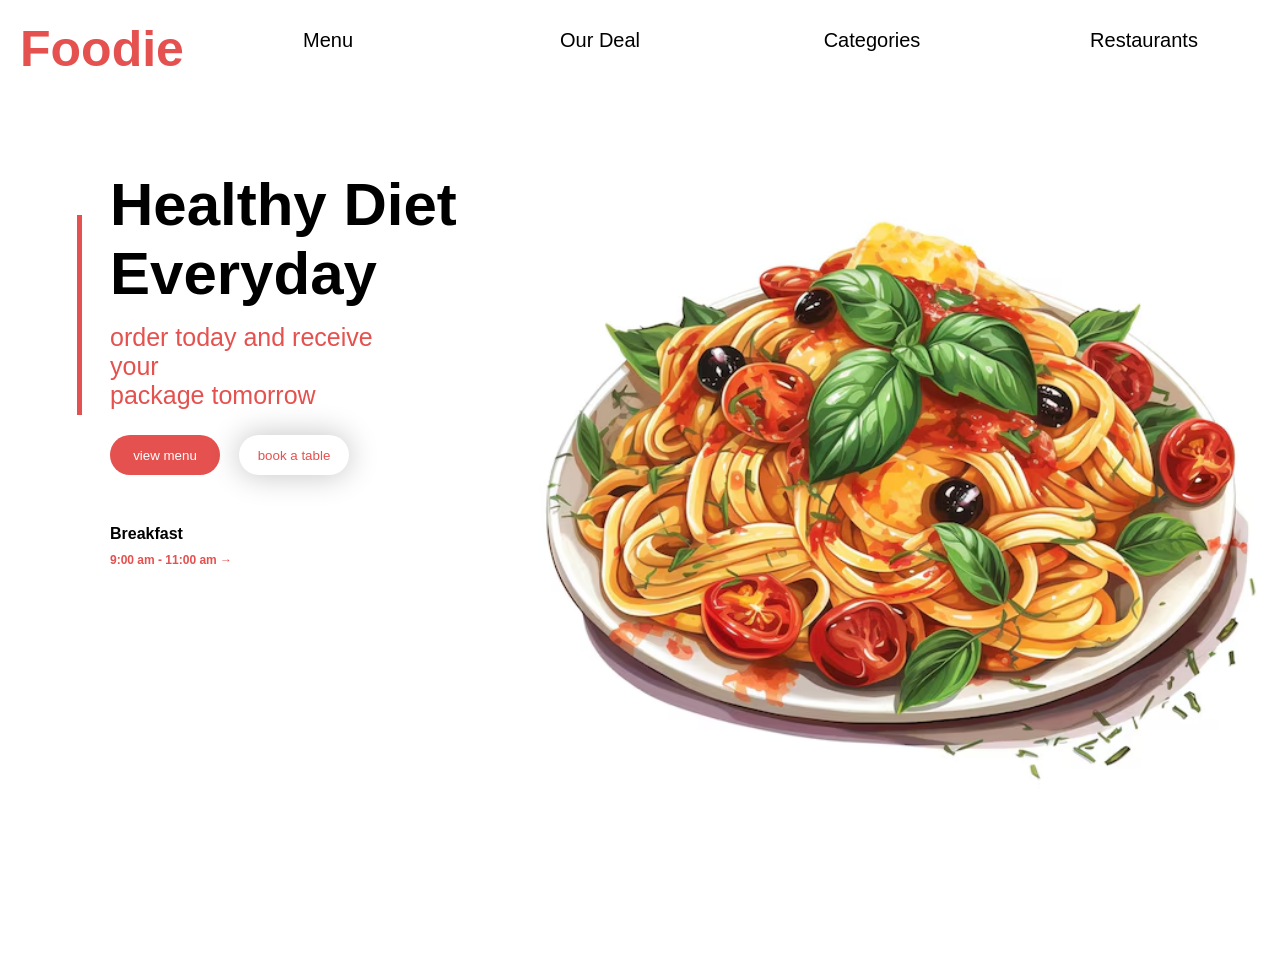
<file: FOODIE-WEBSITE/Files/index.html>
<!DOCTYPE html>
<html lang="en">
<head>
    <meta charset="UTF-8">
    <meta name="viewport" content="width=device-width, initial-scale=1.0">
    <link rel="stylesheet" href="style.css">
    <title>MiniProject</title>
</head>
<body>
    <!-- start menu  -->
    <nav class="menu">
        <h3>Foodie</h3>
        <ul>
            <li><a href="">Menu</a>
                <ul>
                    <li><a href="">Hamburger</a></li>
                    <li><a href="">pizza</a></li>
                    <li><a href="">pasta</a></li>
                    <li><a href="">sandwich</a></li>
                </ul>
            </li>
            <li><a href="">Our Deal</a></li>
            <li><a href="">Categories</a></li>
            <li><a href="">Restaurants</a></li>
        </ul>
    </nav>
    <!-- end menu  -->
     <!-- start main -->
      <main class="main">
        <div>
            <h1>Healthy Diet <br>  Everyday</h1>
           
            <p>order today and receive your <br> package tomorrow</p>
            
            <input type="submit" name="" id="" value="view menu">
            <input type="submit" value="book a table">
            <h3>Breakfast</h3>
            <h5>9:00 am - 11:00 am →</h5>
        </div>
        <figure><img src="pasta2.avif" alt=""></figure>
      </main>
      <!-- wnd main  -->
      
    
</body>
</html>
</file>
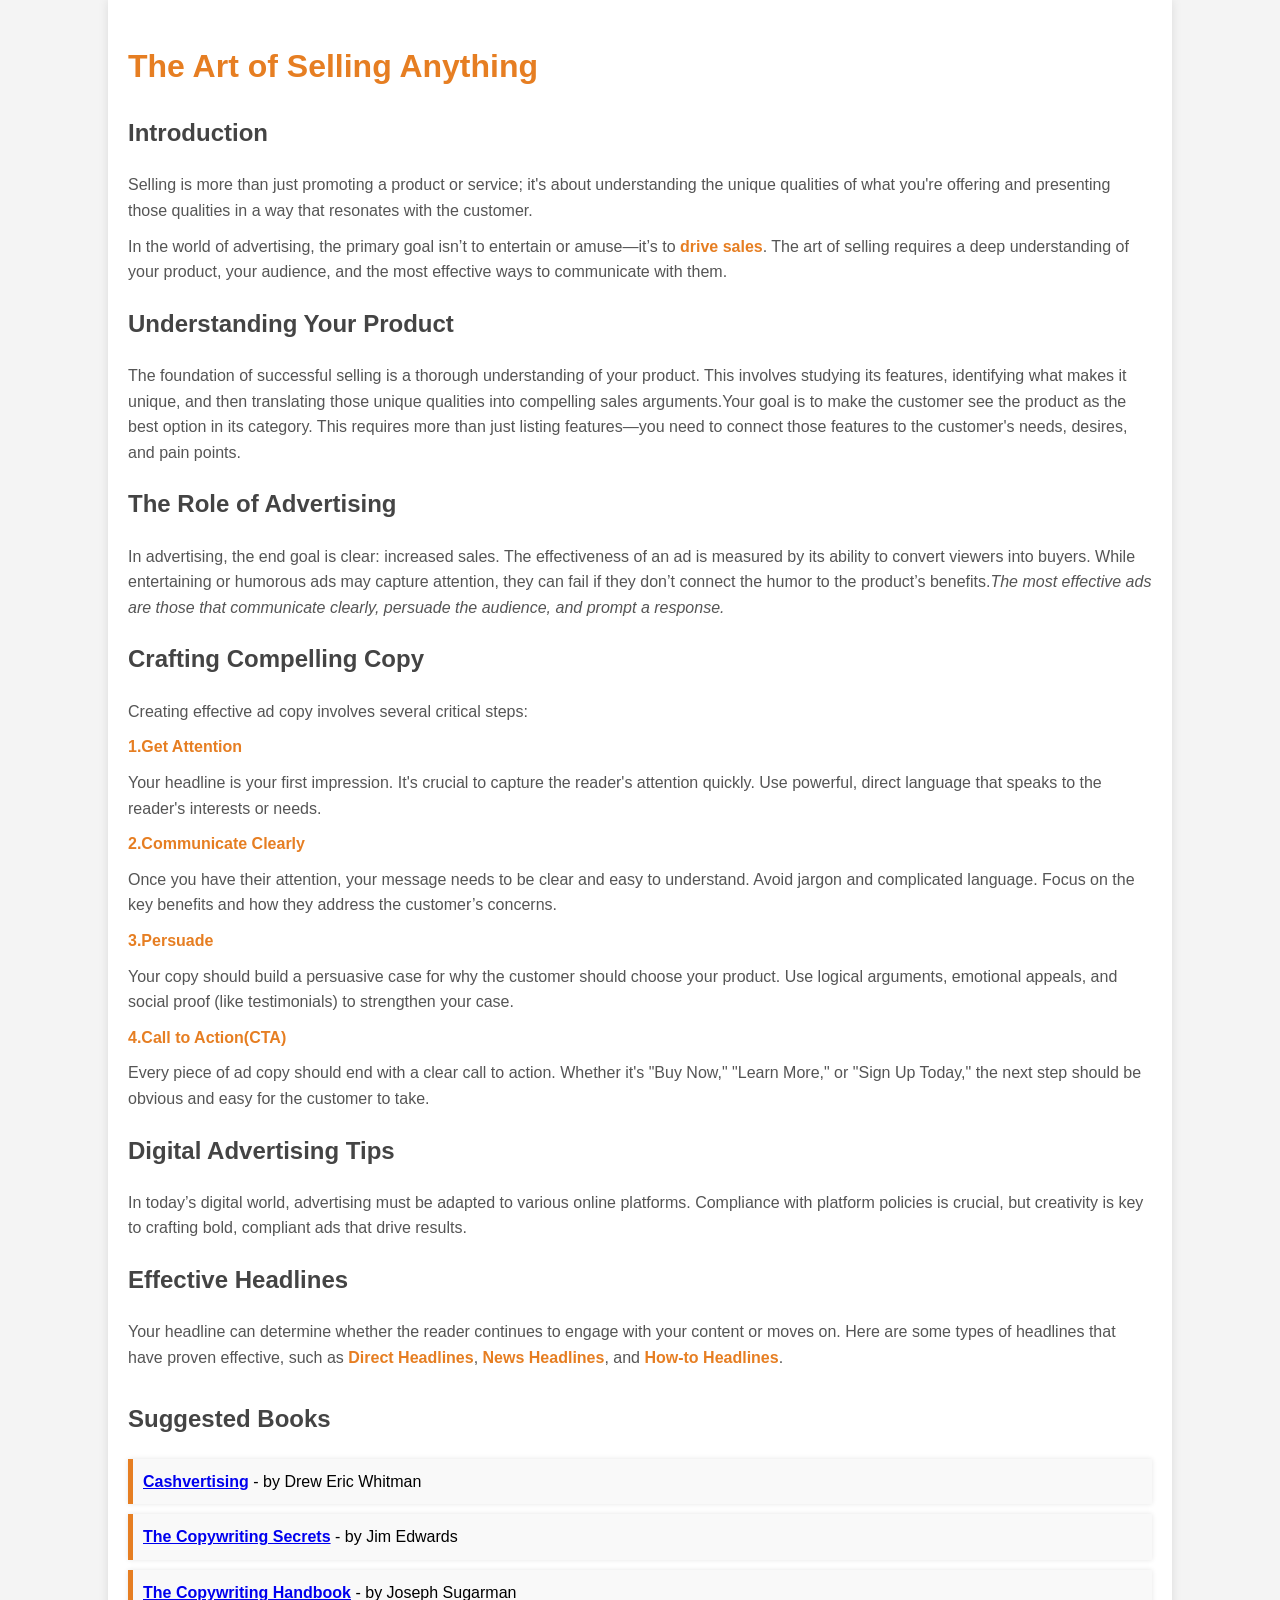
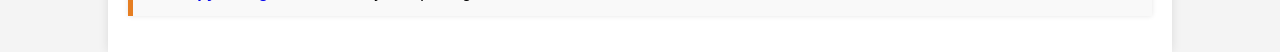
<file: SALES-WEBPAGE/HTMLproject.htm>
<!DOCTYPE html>
<html lang="en">
<head>
    <meta charset="UTF-8">
    <meta name="viewport" content="width=device-width, initial-scale=1.0">
    <title>The Art of Selling </title>
    <style>
        body {
            font-family: Arial, sans-serif;
            line-height: 1.6;
            margin: 0;
            padding: 0;
            background-color: #f4f4f4;
        }
        .container {
            width: 80%;
            margin: auto;
            overflow: hidden;
            padding: 20px;
            background-color: #fff;
            box-shadow: 0px 0px 10px rgba(0,0,0,0.1);
        }
        h1 {
            color: #333;
        }
        h2 {
            color: #444;
            margin-top: 20px;
        }
        
        p {
            color: #555;
            margin: 10px 0;
        }
        .highlight {
            color: #e67e22;
            font-weight: bold;
        }
        .suggested-books {
            margin-top: 30px;
        }
        .suggested-books h2 {
            margin-bottom: 20px;
        }
        .book-list {
            list-style-type: none;
            padding: 0;
        }
        .book-list li {
            background: #f9f9f9;
            margin-bottom: 10px;
            padding: 10px;
            border-left: 5px solid #e67e22;
            box-shadow: 0px 0px 5px rgba(0,0,0,0.1);
        }
        .book-title {
            font-weight: bold;
            color: #333;
        }
    </style>
</head>
<body>

<div class="container">
    <h1><span class="highlight">The Art of Selling Anything</span></h1>
    <h2 class=>Introduction</h2>
        
    
    <p>Selling is more than just promoting a product or service; it's about understanding the unique qualities of what you're offering and presenting those qualities in a way that resonates with the customer.</p>
    <p>In the world of advertising, the primary goal isn’t to entertain or amuse—it’s to <span class="highlight">drive sales</span>. The art of selling requires a deep understanding of your product, your audience, and the most effective ways to communicate with them.</p>

    <h2>Understanding Your Product</h2>
    <p>The foundation of successful selling is a thorough understanding of your product. This involves studying its features, identifying what makes it unique, and then translating those unique qualities into compelling sales arguments.Your goal is to make the customer see the product as the best option in its category. This requires more than just listing features—you need to connect those features to the customer's needs, desires, and pain points.</p>

    <h2>The Role of Advertising</h2>
    <p>In advertising, the end goal is clear: increased sales. The effectiveness of an ad is measured by its ability to convert viewers into buyers. While entertaining or humorous ads may capture attention, they can fail if they don’t connect the humor to the product’s benefits.<i>The most effective ads are those that communicate clearly, persuade the audience, and prompt a response.</i></p>

    <h2>Crafting Compelling Copy</h2>
     <p>Creating effective ad copy involves several critical steps: <p><span class="highlight">1.Get Attention</span></p><p>Your headline is your first impression. It's crucial to capture the reader's attention quickly. Use powerful, direct language that speaks to the reader's interests or needs.</p>
     <p><span class="highlight">2.Communicate Clearly</span></p><p>Once you have their attention, your message needs to be clear and easy to understand. Avoid jargon and complicated language. Focus on the key benefits and how they address the customer’s concerns.</p> 
     <p><span class="highlight">3.Persuade</span></p><p>Your copy should build a persuasive case for why the customer should choose your product. Use logical arguments, emotional appeals, and social proof (like testimonials) to strengthen your case.</p>
     <p><span class="highlight">4.Call to Action(CTA)</span></p><p>Every piece of ad copy should end with a clear call to action. Whether it's "Buy Now," "Learn More," or "Sign Up Today," the next step should be obvious and easy for the customer to take.</p>
     </p>
    <h2>Digital Advertising Tips</h2>
    <p>In today’s digital world, advertising must be adapted to various online platforms. Compliance with platform policies is crucial, but creativity is key to crafting bold, compliant ads that drive results.</p>

    <h2>Effective Headlines</h2>
    <p>Your headline can determine whether the reader continues to engage with your content or moves on. Here are some types of headlines that have proven effective, such as <span class="highlight">Direct Headlines</span>, <span class="highlight">News Headlines</span>, and <span class="highlight">How-to Headlines</span>.</p>

    <div class="suggested-books">
        <h2>Suggested Books</h2>
        <ul class="book-list">
            <li>
                <span class="book-title">
                    <a href="https://www.amazon.com/s?k=cashvertising&i=stripbooks-intl-ship&crid=1G9MW9FGK17PQ&sprefix=cashverti%2Cstripbooks-intl-ship%2C439&ref=nb_sb_ss_pltr-xclick_1_9" target="_blank">Cashvertising</a>
                </span> - by Drew Eric Whitman
            </li>
            <li>
                <span class="book-title">
                    <a href="https://www.amazon.com/Copywriting-Secrets-Everyone-Clicks-Profits/dp/1640854622/ref=sr_1_1?crid=VB3VTREK72B0&dib=eyJ2IjoiMSJ9.[base64].00Wg6djBJp4QGrCN9hoGphwUeaONRcQbRjLj6afcK4I&dib_tag=se&keywords=copywriting+secrets&qid=1723524930&s=books&sprefix=copywriting+se%2Cstripbooks-intl-ship%2C420&sr=1-1" target="_blank">The Copywriting Secrets</a>
                </span> - by Jim Edwards
            </li>
            <li>
                <span class="book-title">
                    <a href="https://www.amazon.com/Copywriters-Handbook-Step-Step-Writing/dp/1250238013/ref=sr_1_1?crid=3CRS7MD07EC5H&dib=eyJ2IjoiMSJ9.[base64].u6QuiJfALcoH2VKflW9rJZigiaN2JLJ2s1G708lSAAQ&dib_tag=se&keywords=copywriting+handbook&qid=1723525015&s=books&sprefix=copywr%2Cstripbooks-intl-ship%2C579&sr=1-1" target="_blank">The Copywriting Handbook</a>
                </span> - by Joseph Sugarman
            </li>
        </ul>
    </div>
</div>

</body>
</html>
</file>
<file: FOODIE-WEBSITE/Files/style.css>
* {
    margin: 0;
    padding: 0;
    box-sizing: border-box;
}

.menu {
    width: 100%;
    height: 80px;
    display: flex;

    > h3 {
        width: 15%;
        padding: 20px;
        color: #e4514e;
        font-size: 50px;
        font-family: Arial, "Helvetica Neue", Helvetica, sans-serif;
        transition: 0.6s;

        &:hover {
            font-size: 55px;
            letter-spacing: 3px;
        }
    }

    > ul {
        width: 85%;
        list-style: none;
        display: flex;
        justify-content: center;
        align-items: center;

        > li {
            width: 100%;
            height: 100%;
            position: relative;

            &:hover > ul {
                height: 60px;
                opacity: 1;
            }

            > ul {
                width: 200px;
                height: 0;
                opacity: 0;
                transition: 0.5s;
                position: absolute;
                z-index: 1;

                > li {
                    width: 100%;
                    height: 100%;
                    list-style: none;
                    border-bottom: 1px solid wheat;

                    > a {
                        width: 100%;
                        height: 100%;
                        text-decoration: none;
                        color: #000;
                        background-color: #e4504e;
                        font-size: 20px;
                        font-family: Arial, "Helvetica Neue", Helvetica, sans-serif;
                        display: flex;
                        justify-content: center;
                        align-items: center;

                        &:hover {
                            font-size: 25px;
                            background-color: #000000df;
                            color: #e4514e;
                            border-radius: 20px;
                        }
                    }
                }
            }

            > a {
                display: flex;
                justify-content: center;
                align-items: center;
                width: 100%;
                height: 100%;
                text-decoration: none;
                font-family: Arial, "Helvetica Neue", Helvetica, sans-serif;
                color: black;
                font-size: 20px;
                transition: 0.5s;

                &:hover {
                    font-size: 25px;
                    background-color: #0000000a;
                }
            }
        }
    }
}

.main {
    width: 100%;
    height: 100vh;
    display: flex;

    > div {
        width: 40%;
        height: 100%;
        position: relative;

        ::after {
            content: '';
            width: 5px;
            height: 200px;
            background-color: #e4514e;
            position: absolute;
            left: 15%;
            top: 15%;
        }

        > h1 {
            width: 90%;
            font-family: Arial, "Helvetica Neue", Helvetica, sans-serif;
            margin: 90px 110px 0;
            font-size: 60px;
        }

        > p {
            font-family: Arial, "Helvetica Neue", Helvetica, sans-serif;
            font-size: 25px;
            color: #e4514e;
            margin: 15px 110px 10px;
        }

        > input:nth-last-of-type(1) {
            border: none;
            width: 110px;
            height: 40px;
            background-color: #ffffff;
            color: #e4514e;
            border-radius: 25px;
            margin: 15px 15px 0 0;
            box-shadow: 0 0 30px 1px #0000003b;
            transition: 0.5s;

            &:hover {
                box-shadow: 0 0 0 0;
                background-color: #18181816;
                color: #e4514e;
            }
        }

        > input:nth-last-of-type(2) {
            border: none;
            width: 110px;
            height: 40px;
            background-color: #e4514e;
            color: white;
            border-radius: 25px;
            margin: 15px 15px 0 110px;
            transition: 0.5s;

            &:hover {
                box-shadow: 0 0 30px 1px #0000003b;
                background-color: #ffffffe2;
                color: #e4514e;
            }
        }

        > h3 {
            font-family: Arial, "Helvetica Neue", Helvetica, sans-serif;
            margin: 50px 0 0 110px;
            font-size: 16px;
        }

        > h5 {
            color: #e4514e;
            font-size: 12px;
            font-family: Arial, "Helvetica Neue", Helvetica, sans-serif;
            margin: 10px 0 0 110px;
        }
    }

    > figure {
        width: 60%;
        height: 100%;

        > img {
            width: 100%;
            height: 90%;
            object-fit: contain;
        }
    }
}
</file>
